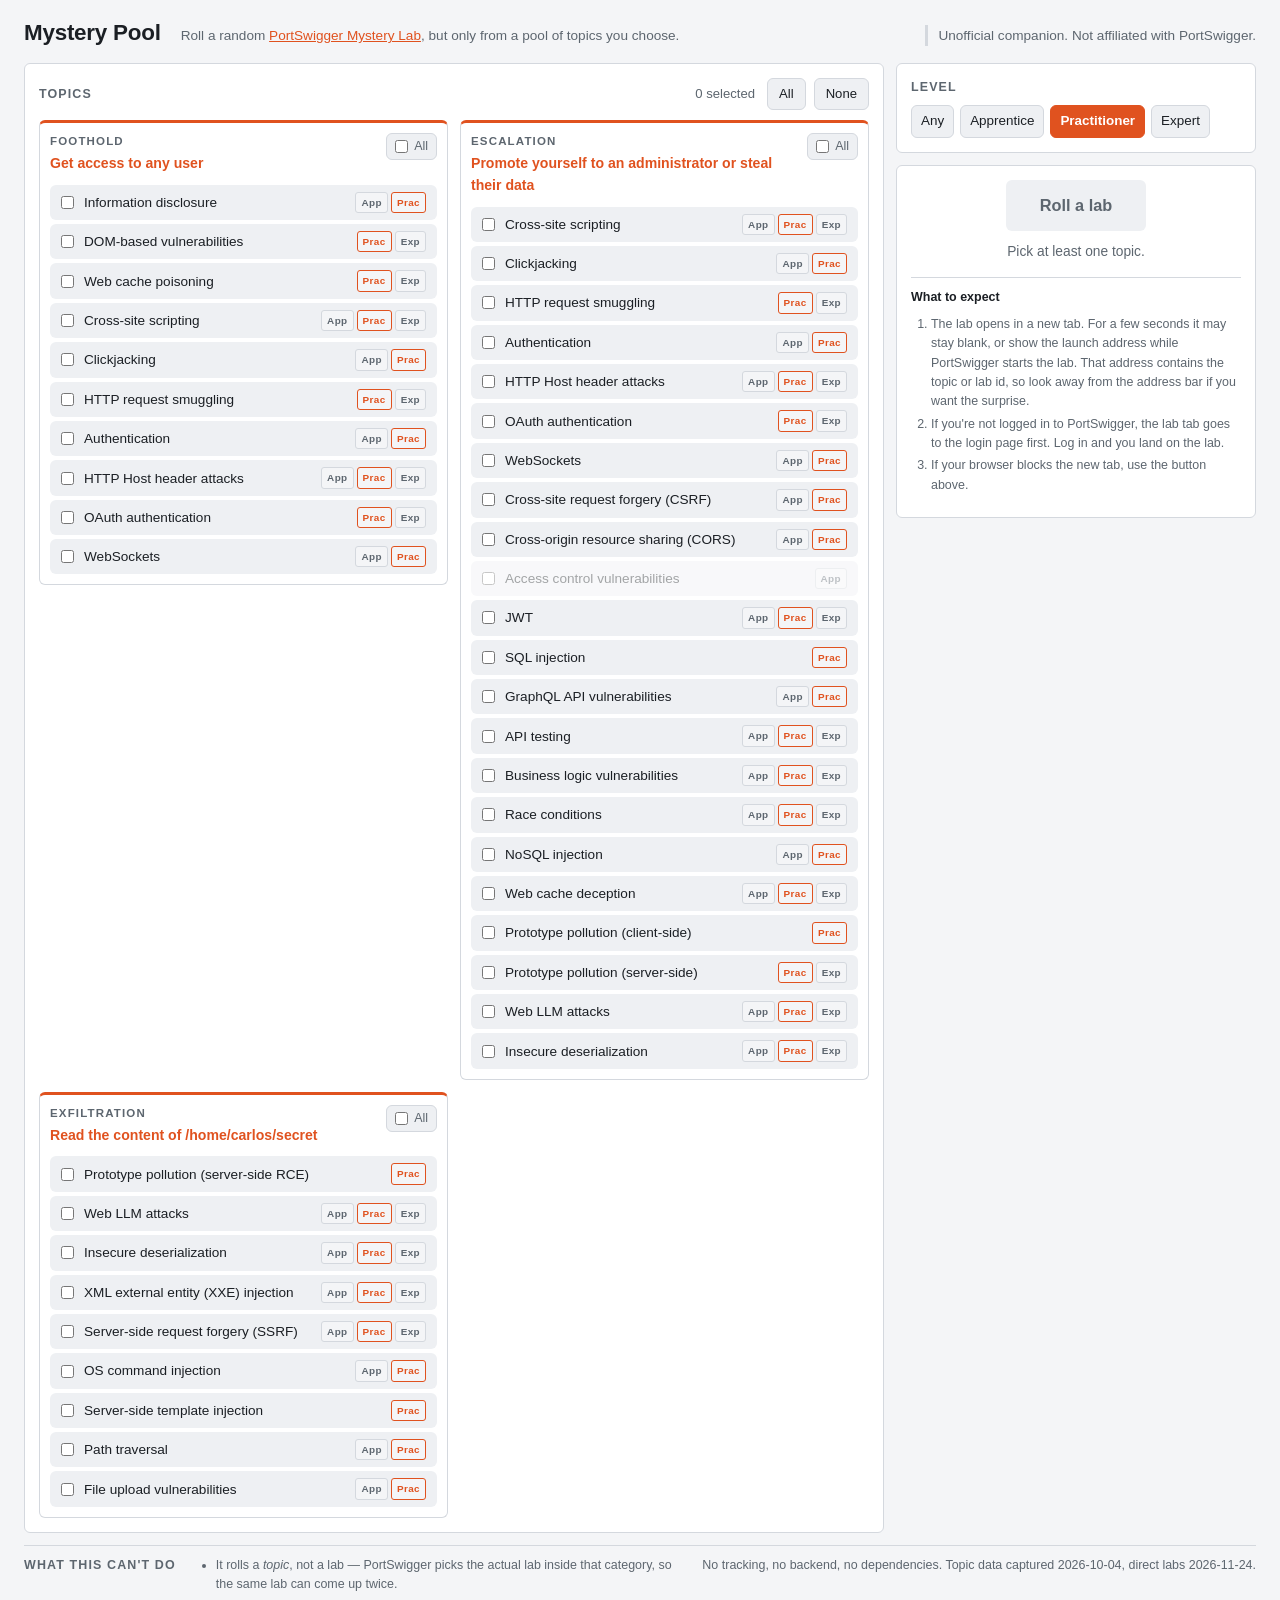
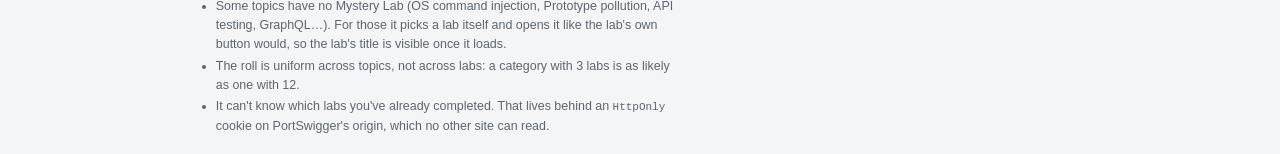
<file: index.html>
<!doctype html>
<html lang="en">
<head>
<meta charset="utf-8">
<meta name="viewport" content="width=device-width, initial-scale=1">
<title>Mystery Pool</title>
<meta name="description" content="Roll a random PortSwigger Mystery Lab, but only from a pool of topics you choose.">
<link rel="stylesheet" href="assets/style.css">
</head>
<body>

<header class="site-head">
  <h1>Mystery Pool</h1>
  <p class="tagline">
    Roll a random <a href="https://portswigger.net/web-security/mystery-lab-challenge" target="_blank" rel="noopener">PortSwigger Mystery Lab</a>,
    but only from a pool of topics you choose.
  </p>
  <p class="unofficial">Unofficial companion. Not affiliated with PortSwigger.</p>
</header>

<main>

  <section class="panel">
    <div class="panel-head">
      <h2>Topics</h2>
      <div class="panel-actions">
        <span id="poolCount" class="count">0 selected</span>
        <button type="button" id="selectAll" class="btn-quiet">All</button>
        <button type="button" id="selectNone" class="btn-quiet">None</button>
      </div>
    </div>
    <div id="categoryGrid" class="cat-groups"></div>
    <noscript><p class="loading">This page needs JavaScript to pick a topic and build the link.</p></noscript>
  </section>

  <section class="panel">
    <fieldset class="level-set">
      <legend>Level</legend>
      <div class="segmented" id="levelControl"></div>
    </fieldset>
  </section>

  <section class="panel roll-panel">
    <button type="button" id="rollBtn" class="btn-primary" disabled>Roll a lab</button>
    <p id="status" class="status">Pick at least one topic.</p>
    <div id="result" class="result" hidden>
      <p class="result-cat">Lab rolled. Nothing here tells you which topic came up — that's the point.</p>
      <button type="button" id="openLabBtn" class="btn-quiet">Open the lab</button>
      <details class="spoiler">
        <summary>Reveal the topic</summary>
        <p id="resultCat" class="spoiler-body"></p>
      </details>
      <p class="popup-note">If the new tab didn't open, your browser blocked it — use the button above.</p>
    </div>
    <div class="expect">
      <p class="expect-title">What to expect</p>
      <ol>
        <li>The lab opens in a new tab. For a few seconds it may stay blank, or show the launch address while PortSwigger starts the lab. That address contains the topic or lab id, so look away from the address bar if you want the surprise.</li>
        <li>If you're not logged in to PortSwigger, the lab tab goes to the login page first. Log in and you land on the lab.</li>
        <li>If your browser blocks the new tab, use the button above.</li>
      </ol>
    </div>
  </section>

</main>

<footer class="site-foot">
  <h2>What this can't do</h2>
  <ul>
    <li>It rolls a <em>topic</em>, not a lab — PortSwigger picks the actual lab inside that category, so the same lab can come up twice.</li>
    <li>Some topics have no Mystery Lab (OS command injection, Prototype pollution, API testing, GraphQL…). For those it picks a lab itself and opens it like the lab's own button would, so the lab's title is visible once it loads.</li>
    <li>The roll is uniform across topics, not across labs: a category with 3 labs is as likely as one with 12.</li>
    <li>It can't know which labs you've already completed. That lives behind an <code>HttpOnly</code> cookie on PortSwigger's origin, which no other site can read.</li>
  </ul>
  <p class="foot-meta">
    No tracking, no backend, no dependencies.
    <span id="dataStamp"></span>
  </p>
</footer>

<script src="data/categories.js"></script>
<script src="assets/roll.js"></script>
<script src="assets/app.js"></script>
</body>
</html>
</file>
<file: assets/style.css>
:root {
  --bg: #16191d;
  --panel: #1e2228;
  --panel-raised: #262b32;
  --border: #333a43;
  --text: #e6e8eb;
  --text-dim: #9aa3ad;
  --accent: #ff6633;
  --accent-text: #1a1206;
  --ok: #4ec9a0;
  --warn: #e8b84b;
  --radius: 6px;
}

@media (prefers-color-scheme: light) {
  :root:not([data-theme="dark"]) {
    --bg: #f4f5f7;
    --panel: #ffffff;
    --panel-raised: #eef0f3;
    --border: #d4d8de;
    --text: #1b1f24;
    --text-dim: #5d666f;
    --accent: #e0521f;
    --accent-text: #ffffff;
    --ok: #16795a;
    --warn: #8a6410;
  }
}

* { box-sizing: border-box; }

body {
  margin: 0;
  padding: 0 16px 48px;
  background: var(--bg);
  color: var(--text);
  font: 16px/1.55 -apple-system, BlinkMacSystemFont, "Segoe UI", Roboto, Helvetica, Arial, sans-serif;
}

main, .site-head, .site-foot { max-width: 820px; margin: 0 auto; }

a { color: var(--accent); }

code {
  font-family: ui-monospace, SFMono-Regular, Menlo, Consolas, monospace;
  font-size: 0.88em;
}

.site-head { padding: 40px 0 24px; }

.site-head h1 {
  margin: 0;
  font-size: 1.9rem;
  letter-spacing: -0.01em;
}

.tagline { margin: 8px 0 0; color: var(--text-dim); }

.unofficial {
  margin: 14px 0 0;
  font-size: 0.8rem;
  color: var(--text-dim);
  border-left: 3px solid var(--border);
  padding-left: 10px;
}

.panel {
  background: var(--panel);
  border: 1px solid var(--border);
  border-radius: var(--radius);
  padding: 18px;
  margin-bottom: 18px;
}

.panel-head {
  display: flex;
  flex-wrap: wrap;
  gap: 10px;
  align-items: baseline;
  justify-content: space-between;
  margin-bottom: 14px;
}

.panel h2 {
  margin: 0;
  font-size: 0.78rem;
  font-weight: 600;
  letter-spacing: 0.09em;
  text-transform: uppercase;
  color: var(--text-dim);
}

.panel-actions { display: flex; gap: 8px; align-items: center; }

.count { font-size: 0.82rem; color: var(--text-dim); margin-right: 4px; }

.cat-groups { display: grid; gap: 20px; }

.cat-group {
  padding: 12px;
  border: 1px solid var(--border);
  border-top: 3px solid var(--accent);
  border-radius: var(--radius);
}

.cat-group-head {
  display: flex;
  align-items: flex-start;
  justify-content: space-between;
  gap: 10px;
  margin-bottom: 10px;
}

.cat-group .cat-group-head h3 { margin-bottom: 0; }

.group-toggle {
  display: flex;
  align-items: center;
  gap: 6px;
  flex: none;
  padding: 3px 8px;
  font-size: 0.78rem;
  color: var(--text-dim);
  background: var(--panel-raised);
  border: 1px solid var(--border);
  border-radius: var(--radius);
  cursor: pointer;
}

.group-toggle:hover { border-color: var(--accent); }

.group-toggle:focus-within { outline: 2px solid var(--accent); outline-offset: 1px; }

.group-toggle input { accent-color: var(--accent); margin: 0; }

.cat-phase {
  margin: 0 0 2px;
  font-size: 0.72rem;
  font-weight: 700;
  letter-spacing: 0.1em;
  text-transform: uppercase;
  color: var(--text-dim);
}

.cat-phase:empty { display: none; }

.cat-group h3 {
  margin: 0 0 10px;
  font-size: 0.88rem;
  font-weight: 700;
  color: var(--accent);
}

.cat-grid {
  display: grid;
  grid-template-columns: repeat(auto-fill, minmax(255px, 1fr));
  gap: 8px;
}

.loading { color: var(--text-dim); margin: 0; font-size: 0.88rem; }

.cat {
  display: flex;
  align-items: center;
  gap: 10px;
  padding: 9px 11px;
  background: var(--panel-raised);
  border: 1px solid transparent;
  border-radius: var(--radius);
  cursor: pointer;
}

.cat:hover { border-color: var(--border); }

.cat:focus-within { outline: 2px solid var(--accent); outline-offset: 1px; }

.cat input { accent-color: var(--accent); margin: 0; flex: none; }

.cat-name { flex: 1; font-size: 0.9rem; }

.cat.is-ineligible { opacity: 0.4; }

.cat.is-ineligible.is-picked {
  opacity: 0.75;
  border-color: var(--warn);
}

.levels { display: flex; gap: 3px; flex: none; }

.lv {
  font-size: 0.62rem;
  font-weight: 600;
  letter-spacing: 0.04em;
  padding: 2px 5px;
  border-radius: 3px;
  background: var(--bg);
  color: var(--text-dim);
  border: 1px solid var(--border);
}

.lv.is-active { color: var(--accent); border-color: var(--accent); }

.level-set { border: 0; margin: 0; padding: 0; }

.level-set legend {
  padding: 0;
  margin-bottom: 14px;
  font-size: 0.78rem;
  font-weight: 600;
  letter-spacing: 0.09em;
  text-transform: uppercase;
  color: var(--text-dim);
}

.segmented { display: flex; flex-wrap: wrap; gap: 8px; }

.segmented label { cursor: pointer; }

.segmented input {
  position: absolute;
  opacity: 0;
  width: 0;
  height: 0;
}

.segmented span {
  display: block;
  padding: 7px 14px;
  font-size: 0.88rem;
  background: var(--panel-raised);
  border: 1px solid var(--border);
  border-radius: var(--radius);
}

.segmented input:checked + span {
  background: var(--accent);
  color: var(--accent-text);
  border-color: var(--accent);
  font-weight: 600;
}

.segmented input:focus-visible + span { outline: 2px solid var(--accent); outline-offset: 2px; }

.roll-panel { text-align: center; }

.btn-primary {
  font: inherit;
  font-weight: 700;
  font-size: 1.02rem;
  padding: 13px 34px;
  border: 0;
  border-radius: var(--radius);
  background: var(--accent);
  color: var(--accent-text);
  cursor: pointer;
}

.btn-primary:hover:not(:disabled) { filter: brightness(1.08); }

.btn-primary:disabled {
  background: var(--panel-raised);
  color: var(--text-dim);
  cursor: not-allowed;
}

.btn-quiet {
  font: inherit;
  font-size: 0.82rem;
  padding: 5px 11px;
  background: var(--panel-raised);
  color: var(--text);
  border: 1px solid var(--border);
  border-radius: var(--radius);
  cursor: pointer;
}

.btn-quiet:hover { border-color: var(--accent); }

.status {
  margin: 14px 0 0;
  font-size: 0.86rem;
  color: var(--text-dim);
}

.status.is-blocked { color: var(--warn); }

.result {
  margin-top: 18px;
  padding-top: 16px;
  border-top: 1px solid var(--border);
}

.result-cat { margin: 0 0 14px; font-size: 0.92rem; color: var(--text-dim); }

.spoiler { margin-top: 16px; font-size: 0.8rem; }

.spoiler summary {
  cursor: pointer;
  color: var(--text-dim);
  width: fit-content;
  margin: 0 auto;
}

.spoiler summary:hover { color: var(--accent); }

.spoiler-body { margin: 10px 0 0; color: var(--ok); font-size: 0.95rem; font-weight: 600; }

.popup-note { margin: 10px 0 0; font-size: 0.78rem; color: var(--text-dim); }

.expect {
  margin-top: 22px;
  padding-top: 14px;
  border-top: 1px solid var(--border);
  text-align: left;
  font-size: 0.84rem;
  color: var(--text-dim);
}

.expect-title { margin: 0 0 8px; font-weight: 600; color: var(--text); }

.expect ol { margin: 0 0 8px; padding-left: 20px; }

.expect li { margin-bottom: 6px; }

.expect p:last-child { margin: 0; }

.site-foot {
  border-top: 1px solid var(--border);
  padding-top: 22px;
  color: var(--text-dim);
  font-size: 0.84rem;
}

.site-foot h2 {
  margin: 0 0 10px;
  font-size: 0.78rem;
  font-weight: 600;
  letter-spacing: 0.09em;
  text-transform: uppercase;
}

.site-foot ul { margin: 0; padding-left: 20px; }

.site-foot li { margin-bottom: 6px; }

.foot-meta { margin: 18px 0 0; font-size: 0.78rem; }

@media (max-width: 520px) {
  .cat-grid { grid-template-columns: 1fr; }
  .btn-primary { width: 100%; }
}

/* Wide screens: everything on one page, no scrolling. Topics on the left in a
   2x2 block of groups, controls on the right, footer notes in a strip below. */
@media (min-width: 1000px) {
  body { padding: 0 24px 16px; }

  main, .site-head, .site-foot { max-width: 1280px; }

  .site-head {
    display: flex;
    flex-wrap: wrap;
    align-items: baseline;
    gap: 4px 20px;
    padding: 16px 0 12px;
  }
  .site-head h1 { font-size: 1.4rem; }
  .tagline, .unofficial { margin: 0; font-size: 0.85rem; }
  .unofficial { margin-left: auto; }

  main {
    display: grid;
    grid-template-columns: 1fr 360px;
    grid-template-rows: auto 1fr;
    gap: 12px;
    align-items: start;
  }
  main > .panel { margin: 0; padding: 14px; }
  main > .panel:first-child { grid-row: 1 / span 3; }

  .panel-head { margin-bottom: 10px; }

  .cat-groups { grid-template-columns: 1fr 1fr; gap: 12px; align-items: start; }
  .cat-group { padding: 10px; }
  .cat-group h3 { margin-bottom: 8px; }
  .cat-grid { grid-template-columns: 1fr; gap: 4px; }
  .cat { padding: 6px 10px; }
  .cat-name { font-size: 0.85rem; }

  .level-set legend { margin-bottom: 8px; }
  .segmented { gap: 6px; }
  .segmented span { padding: 5px 9px; font-size: 0.84rem; }

  .status { margin-top: 10px; }
  .result { margin-top: 12px; padding-top: 10px; }
  .result-cat { margin-bottom: 8px; }
  .spoiler { margin-top: 10px; }
  .popup-note { margin-top: 6px; }
  .expect { margin-top: 14px; padding-top: 10px; font-size: 0.78rem; }
  .expect li { margin-bottom: 3px; }

  .site-foot {
    display: grid;
    grid-template-columns: auto 1fr auto;
    gap: 4px 24px;
    align-items: start;
    margin-top: 12px;
    padding-top: 10px;
    font-size: 0.78rem;
  }
  .site-foot h2 { margin: 0; }
  .site-foot ul { padding-left: 16px; }
  .site-foot li { margin-bottom: 2px; }
  .foot-meta { margin: 0; }
}
</file>
